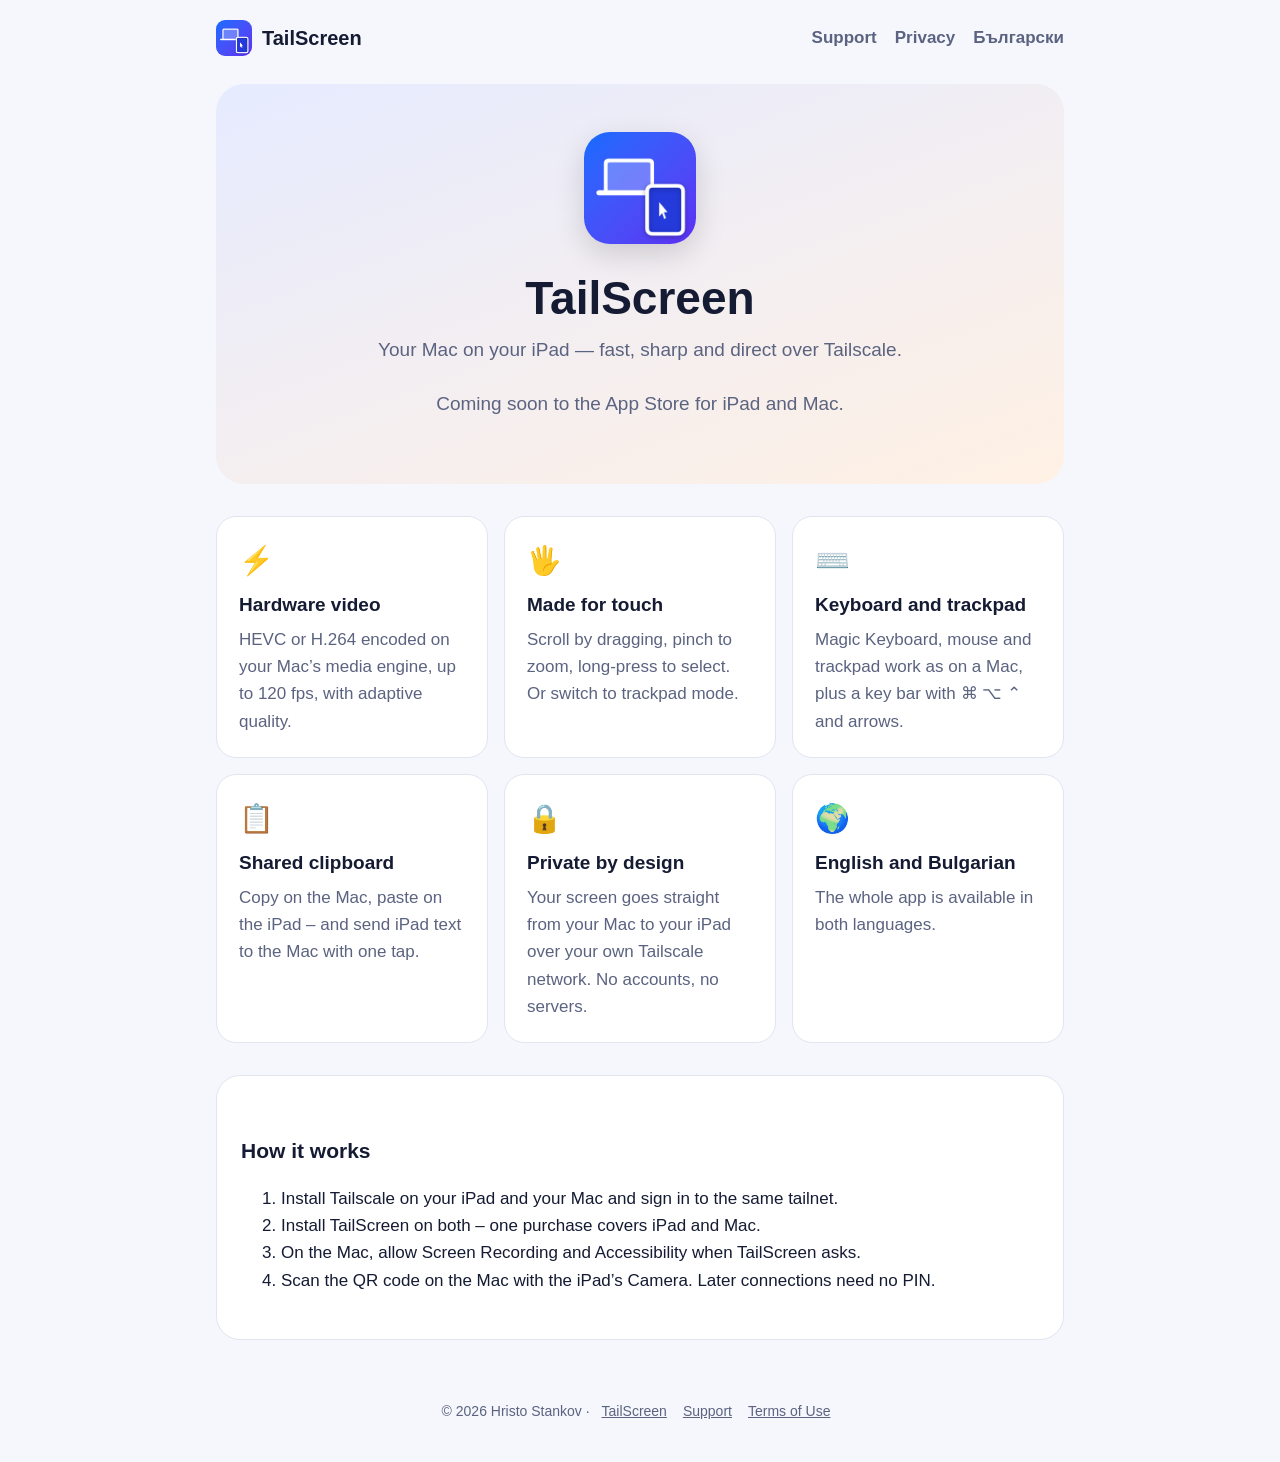
<file: index.html>
<!doctype html>
<html lang="en">
<head>
<meta charset="utf-8">
<meta name="viewport" content="width=device-width, initial-scale=1">
<title>TailScreen — your Mac on your iPad</title>
<meta name="description" content="Fast remote desktop from iPad to Mac over Tailscale: hardware HEVC video up to 120 fps, touch and trackpad control, and nothing in the cloud.">
<link rel="icon" href="./favicon.png">
<link rel="stylesheet" href="./style.css">
</head>
<body>
<div class="wrap">
  <header class="site">
    <a class="brand" href="./"><img src="./icon.png" alt="">TailScreen</a>
    <nav><a href="support.html">Support</a><a href="privacy.html">Privacy</a><a href="bg/" hreflang="bg">Български</a></nav>
  </header>

  <section class="hero">
    <img class="icon" src="./icon.png" alt="TailScreen">
    <h1>TailScreen</h1>
    <p>Your Mac on your iPad — fast, sharp and direct over Tailscale.</p>
    <p class="updated">Coming soon to the App Store for iPad and Mac.</p>
  </section>

  <div class="grid">
    <div class="card"><div class="emoji">⚡</div><h3>Hardware video</h3><p>HEVC or H.264 encoded on your Mac’s media engine, up to 120 fps, with adaptive quality.</p></div>
    <div class="card"><div class="emoji">🖐️</div><h3>Made for touch</h3><p>Scroll by dragging, pinch to zoom, long-press to select. Or switch to trackpad mode.</p></div>
    <div class="card"><div class="emoji">⌨️</div><h3>Keyboard and trackpad</h3><p>Magic Keyboard, mouse and trackpad work as on a Mac, plus a key bar with ⌘ ⌥ ⌃ and arrows.</p></div>
    <div class="card"><div class="emoji">📋</div><h3>Shared clipboard</h3><p>Copy on the Mac, paste on the iPad – and send iPad text to the Mac with one tap.</p></div>
    <div class="card"><div class="emoji">🔒</div><h3>Private by design</h3><p>Your screen goes straight from your Mac to your iPad over your own Tailscale network. No accounts, no servers.</p></div>
    <div class="card"><div class="emoji">🌍</div><h3>English and Bulgarian</h3><p>The whole app is available in both languages.</p></div>
  </div>

  <article>
    <h2>How it works</h2>
    <ol>
      <li>Install Tailscale on your iPad and your Mac and sign in to the same tailnet.</li>
      <li>Install TailScreen on both – one purchase covers iPad and Mac.</li>
      <li>On the Mac, allow Screen Recording and Accessibility when TailScreen asks.</li>
      <li>Scan the QR code on the Mac with the iPad’s Camera. Later connections need no PIN.</li>
    </ol>
  </article>

  <footer>
    © 2026 Hristo Stankov · <a href="./">TailScreen</a><a href="support.html">Support</a><a href="https://www.apple.com/legal/internet-services/itunes/dev/stdeula/">Terms of Use</a>
  </footer>
</div>
</body>
</html>
</file>
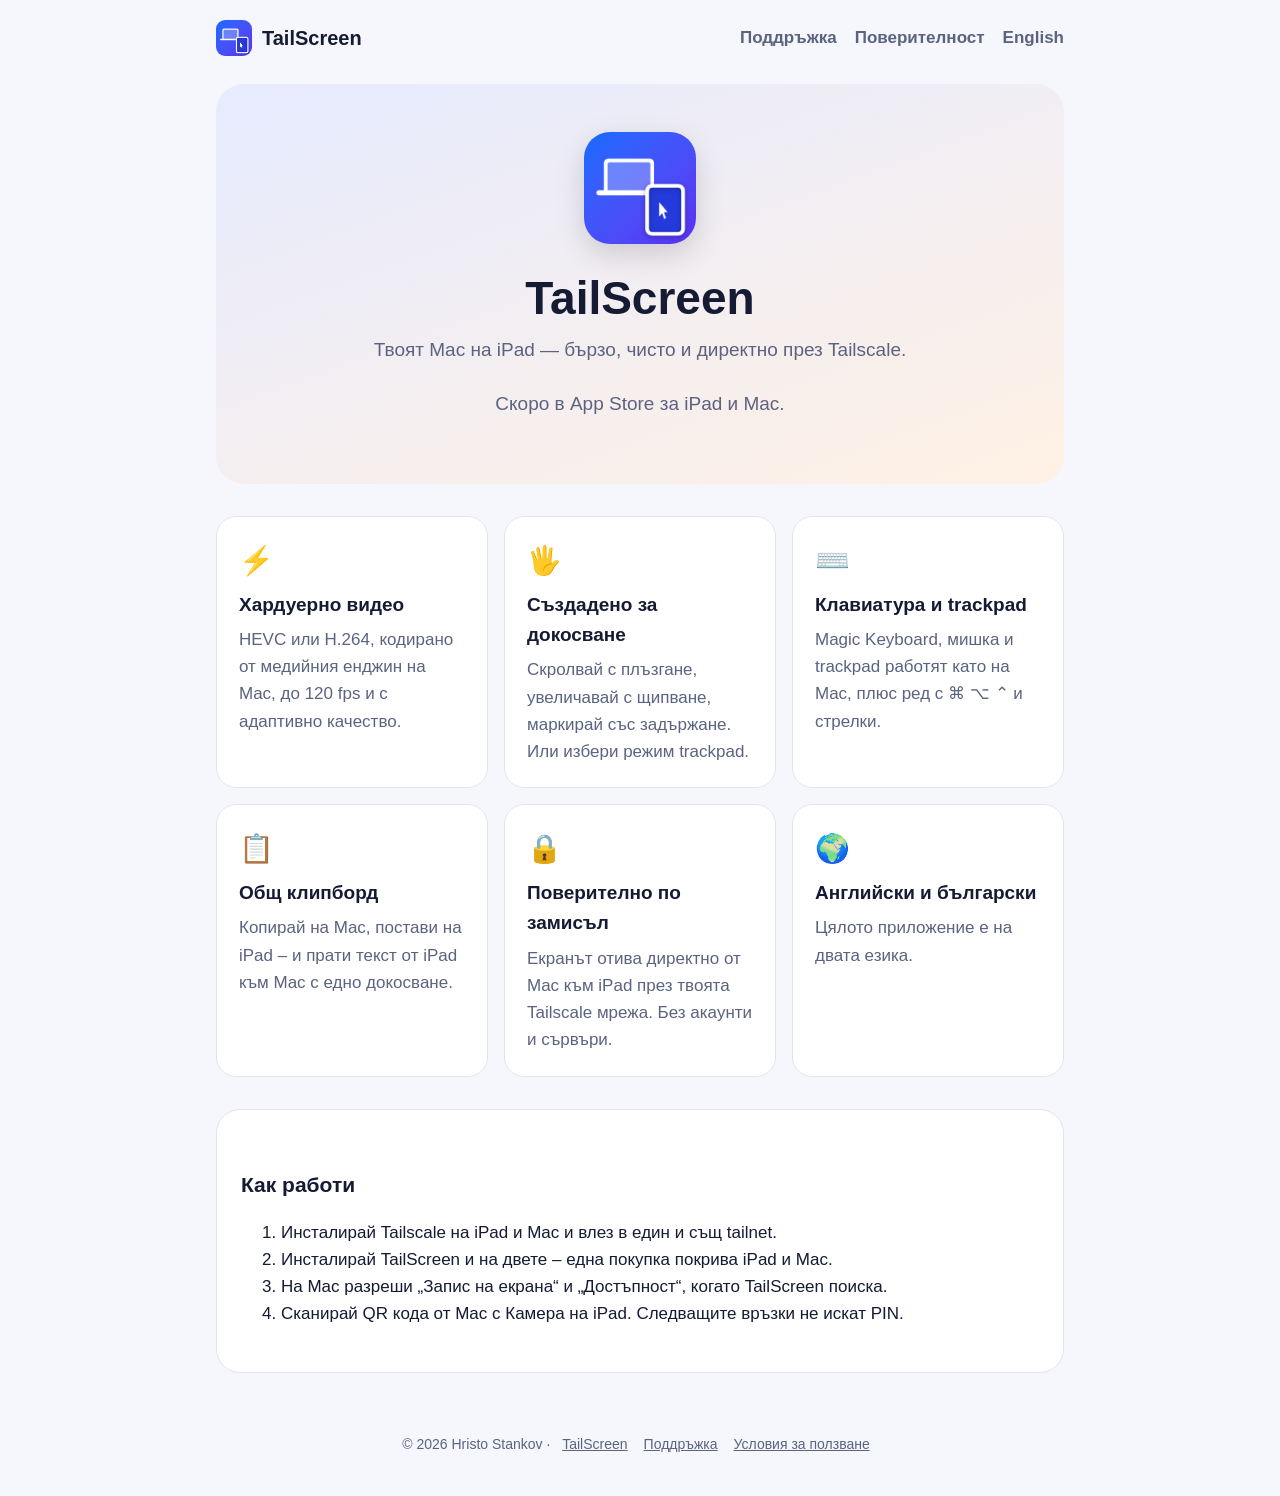
<file: bg/index.html>
<!doctype html>
<html lang="bg">
<head>
<meta charset="utf-8">
<meta name="viewport" content="width=device-width, initial-scale=1">
<title>TailScreen — твоят Mac на iPad</title>
<meta name="description" content="Бърз remote desktop от iPad към Mac през Tailscale: хардуерно HEVC видео до 120 fps, управление с докосване и trackpad, без облак.">
<link rel="icon" href="../favicon.png">
<link rel="stylesheet" href="../style.css">
</head>
<body>
<div class="wrap">
  <header class="site">
    <a class="brand" href="./"><img src="../icon.png" alt="">TailScreen</a>
    <nav><a href="support.html">Поддръжка</a><a href="privacy.html">Поверителност</a><a href="../" hreflang="en">English</a></nav>
  </header>

  <section class="hero">
    <img class="icon" src="../icon.png" alt="TailScreen">
    <h1>TailScreen</h1>
    <p>Твоят Mac на iPad — бързо, чисто и директно през Tailscale.</p>
    <p class="updated">Скоро в App Store за iPad и Mac.</p>
  </section>

  <div class="grid">
    <div class="card"><div class="emoji">⚡</div><h3>Хардуерно видео</h3><p>HEVC или H.264, кодирано от медийния енджин на Mac, до 120 fps и с адаптивно качество.</p></div>
    <div class="card"><div class="emoji">🖐️</div><h3>Създадено за докосване</h3><p>Скролвай с плъзгане, увеличавай с щипване, маркирай със задържане. Или избери режим trackpad.</p></div>
    <div class="card"><div class="emoji">⌨️</div><h3>Клавиатура и trackpad</h3><p>Magic Keyboard, мишка и trackpad работят като на Mac, плюс ред с ⌘ ⌥ ⌃ и стрелки.</p></div>
    <div class="card"><div class="emoji">📋</div><h3>Общ клипборд</h3><p>Копирай на Mac, постави на iPad – и прати текст от iPad към Mac с едно докосване.</p></div>
    <div class="card"><div class="emoji">🔒</div><h3>Поверително по замисъл</h3><p>Екранът отива директно от Mac към iPad през твоята Tailscale мрежа. Без акаунти и сървъри.</p></div>
    <div class="card"><div class="emoji">🌍</div><h3>Английски и български</h3><p>Цялото приложение е на двата езика.</p></div>
  </div>

  <article>
    <h2>Как работи</h2>
    <ol>
      <li>Инсталирай Tailscale на iPad и Mac и влез в един и същ tailnet.</li>
      <li>Инсталирай TailScreen и на двете – една покупка покрива iPad и Mac.</li>
      <li>На Mac разреши „Запис на екрана“ и „Достъпност“, когато TailScreen поиска.</li>
      <li>Сканирай QR кода от Mac с Камера на iPad. Следващите връзки не искат PIN.</li>
    </ol>
  </article>

  <footer>
    © 2026 Hristo Stankov · <a href="./">TailScreen</a><a href="support.html">Поддръжка</a><a href="https://www.apple.com/legal/internet-services/itunes/dev/stdeula/">Условия за ползване</a>
  </footer>
</div>
</body>
</html>
</file>
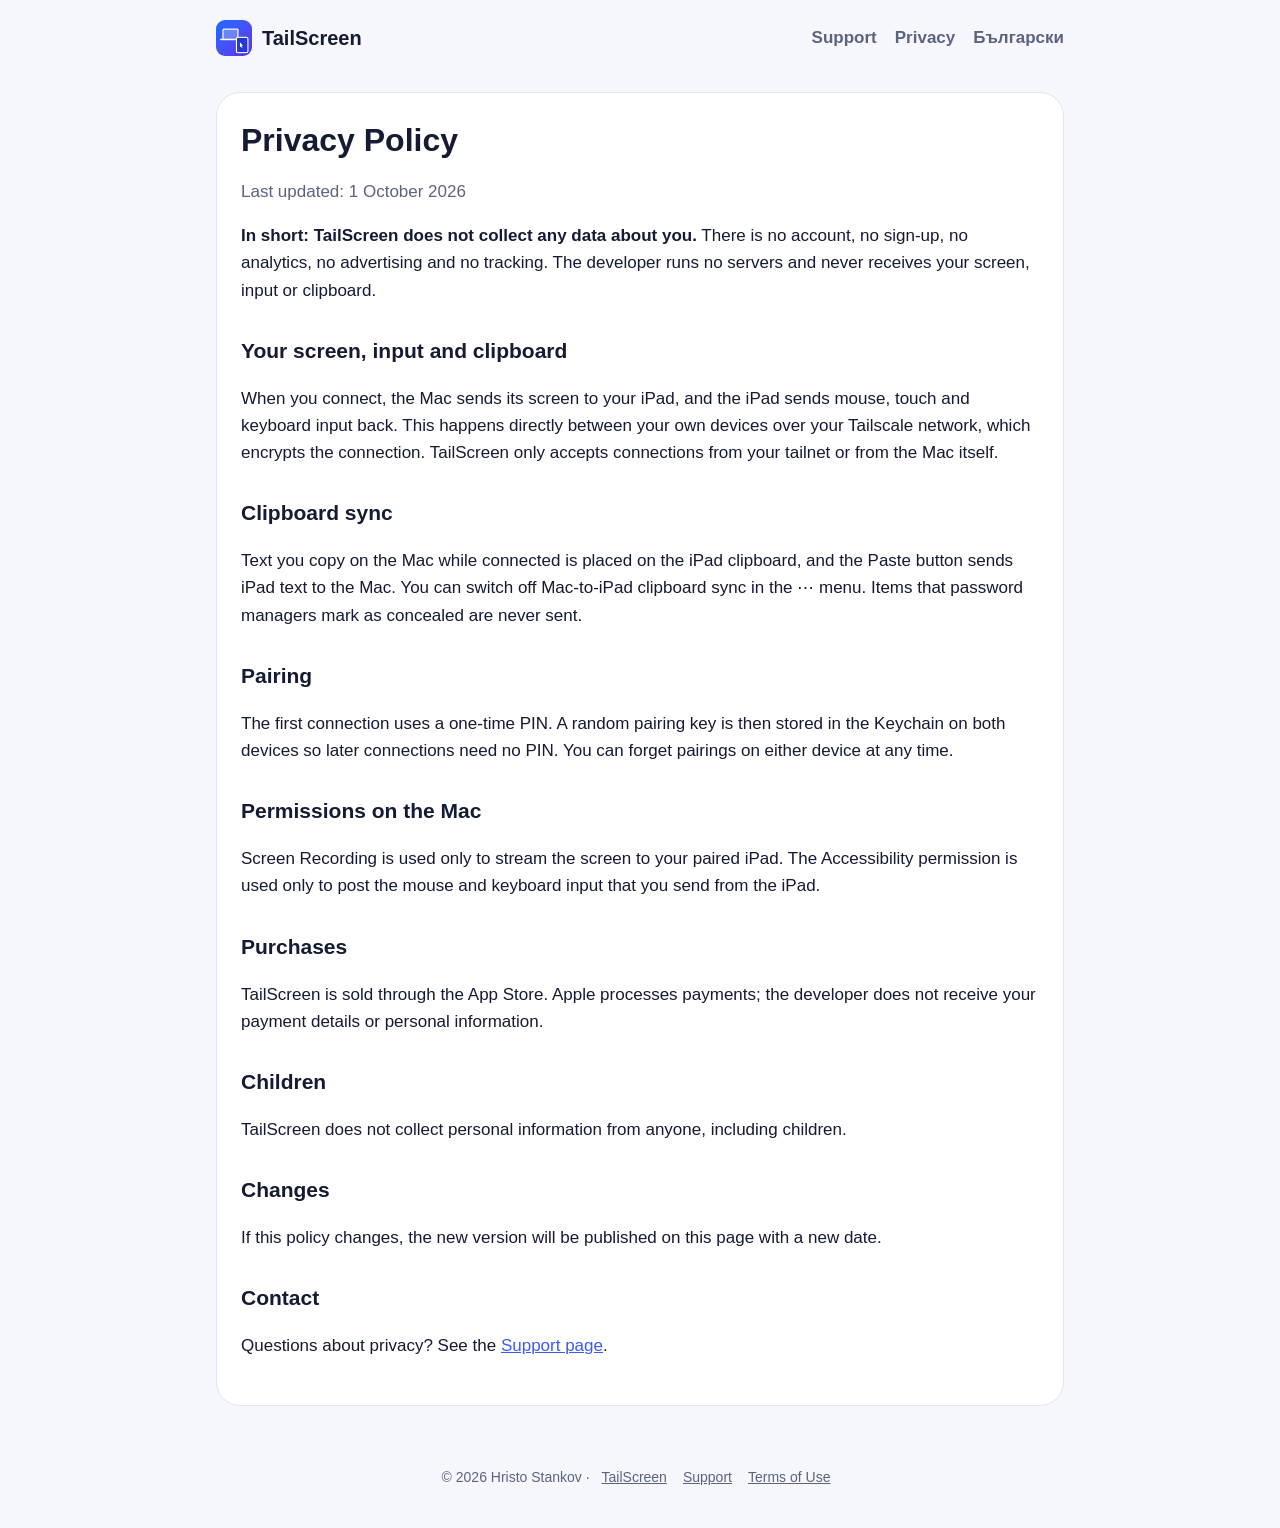
<file: privacy.html>
<!doctype html>
<html lang="en">
<head>
<meta charset="utf-8">
<meta name="viewport" content="width=device-width, initial-scale=1">
<title>TailScreen – Privacy Policy</title>
<meta name="description" content="In short: TailScreen does not collect any data about you. There is no account, no sign-up, no analytics, no advertising and no tracking. The developer runs no servers and never receives your screen, input or clipboard.">
<link rel="icon" href="./favicon.png">
<link rel="stylesheet" href="./style.css">
</head>
<body>
<div class="wrap">
  <header class="site">
    <a class="brand" href="./"><img src="./icon.png" alt="">TailScreen</a>
    <nav><a href="support.html">Support</a><a href="privacy.html">Privacy</a><a href="bg/" hreflang="bg">Български</a></nav>
  </header>

  <article>
    <h1>Privacy Policy</h1>
    <p class="updated">Last updated: 1 October 2026</p>
    <p><strong>In short: TailScreen does not collect any data about you.</strong> There is no account, no sign-up, no analytics, no advertising and no tracking. The developer runs no servers and never receives your screen, input or clipboard.</p>
    <h2>Your screen, input and clipboard</h2>
    <p>When you connect, the Mac sends its screen to your iPad, and the iPad sends mouse, touch and keyboard input back. This happens directly between your own devices over your Tailscale network, which encrypts the connection. TailScreen only accepts connections from your tailnet or from the Mac itself.</p>
    <h2>Clipboard sync</h2>
    <p>Text you copy on the Mac while connected is placed on the iPad clipboard, and the Paste button sends iPad text to the Mac. You can switch off Mac-to-iPad clipboard sync in the ⋯ menu. Items that password managers mark as concealed are never sent.</p>
    <h2>Pairing</h2>
    <p>The first connection uses a one-time PIN. A random pairing key is then stored in the Keychain on both devices so later connections need no PIN. You can forget pairings on either device at any time.</p>
    <h2>Permissions on the Mac</h2>
    <p>Screen Recording is used only to stream the screen to your paired iPad. The Accessibility permission is used only to post the mouse and keyboard input that you send from the iPad.</p>
    <h2>Purchases</h2>
    <p>TailScreen is sold through the App Store. Apple processes payments; the developer does not receive your payment details or personal information.</p>
    <h2>Children</h2>
    <p>TailScreen does not collect personal information from anyone, including children.</p>
    <h2>Changes</h2>
    <p>If this policy changes, the new version will be published on this page with a new date.</p>
    <h2>Contact</h2>
    <p>Questions about privacy? See the <a href="support.html">Support page</a>.</p>
  </article>

  <footer>
    © 2026 Hristo Stankov · <a href="./">TailScreen</a><a href="support.html">Support</a><a href="https://www.apple.com/legal/internet-services/itunes/dev/stdeula/">Terms of Use</a>
  </footer>
</div>
</body>
</html>
</file>
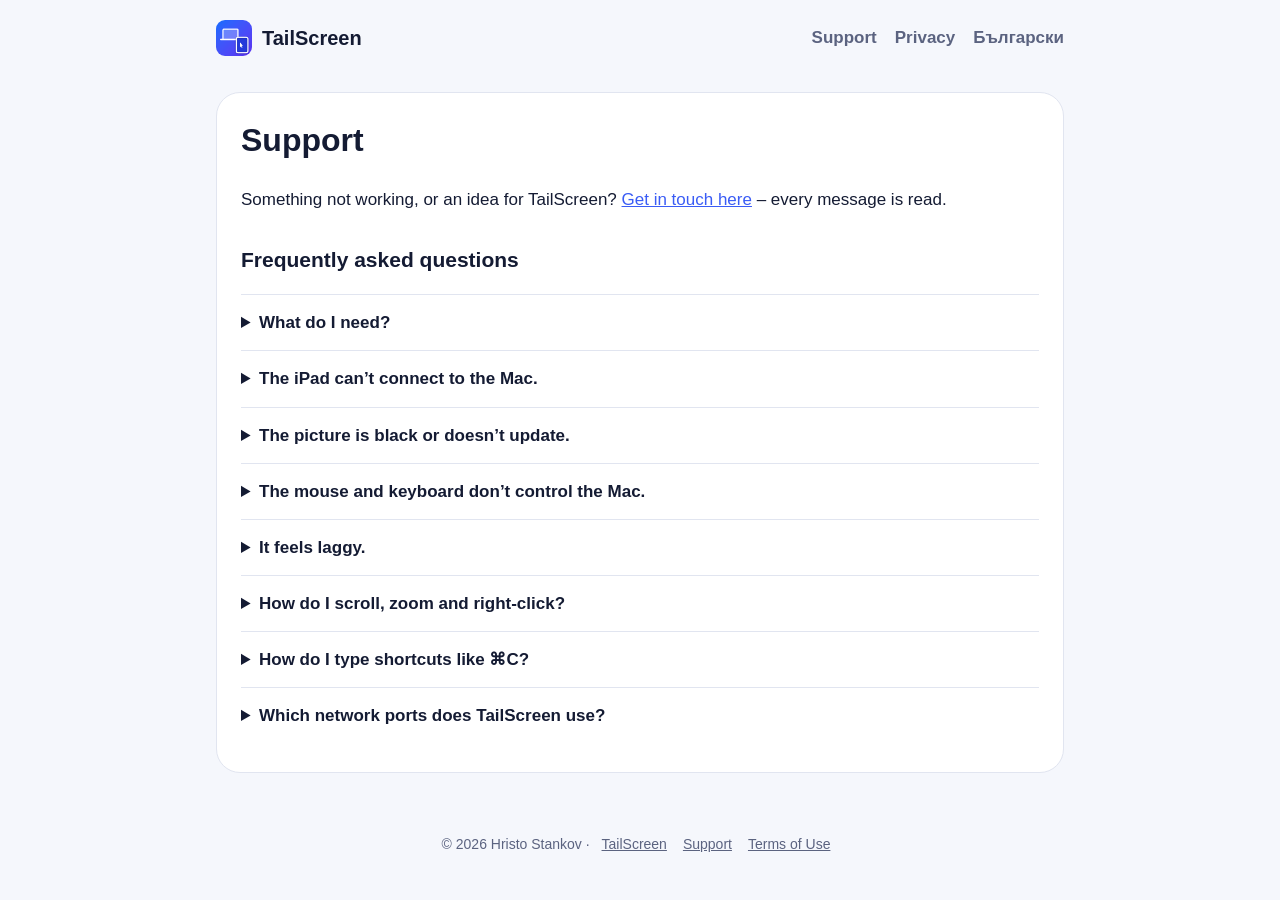
<file: support.html>
<!doctype html>
<html lang="en">
<head>
<meta charset="utf-8">
<meta name="viewport" content="width=device-width, initial-scale=1">
<title>TailScreen – Support</title>
<meta name="description" content="Support">
<link rel="icon" href="./favicon.png">
<link rel="stylesheet" href="./style.css">
</head>
<body>
<div class="wrap">
  <header class="site">
    <a class="brand" href="./"><img src="./icon.png" alt="">TailScreen</a>
    <nav><a href="support.html">Support</a><a href="privacy.html">Privacy</a><a href="bg/" hreflang="bg">Български</a></nav>
  </header>

  <article>
    <h1>Support</h1>
    <p>Something not working, or an idea for TailScreen? <a href="https://github.com/stank0v/tailscreen/issues/new">Get in touch here</a> – every message is read.</p>
    <h2>Frequently asked questions</h2>
    <details>
      <summary>What do I need?</summary>
      <p>An iPad with iPadOS 18 or later, a Mac with macOS 14 or later, TailScreen on both, and Tailscale signed in to the same tailnet on both devices.</p>
    </details>
    <details>
      <summary>The iPad can’t connect to the Mac.</summary>
      <p>Make sure TailScreen is open on the Mac and shows “Ready to connect”, and that Tailscale is connected on both devices. Use the Mac’s MagicDNS name or its 100.x address. If you changed Macs or reset the app, tap “Forget” on the iPad and pair again with the PIN.</p>
    </details>
    <details>
      <summary>The picture is black or doesn’t update.</summary>
      <p>Allow Screen Recording for TailScreen in System Settings › Privacy &amp; Security on the Mac, then quit and reopen TailScreen.</p>
    </details>
    <details>
      <summary>The mouse and keyboard don’t control the Mac.</summary>
      <p>Allow TailScreen under System Settings › Privacy &amp; Security › Accessibility on the Mac.</p>
    </details>
    <details>
      <summary>It feels laggy.</summary>
      <p>For the lowest delay, Tailscale should show a direct connection (not a relay). On weak Wi-Fi choose the Fast quality profile; on a strong network try 120 Hz.</p>
    </details>
    <details>
      <summary>How do I scroll, zoom and right-click?</summary>
      <p>Drag with one or two fingers to scroll, pinch to zoom, tap with two fingers for a right click and with three for a middle click. Long-press and drag to select or move windows. Trackpad mode (hand button) moves the cursor like a laptop trackpad.</p>
    </details>
    <details>
      <summary>How do I type shortcuts like ⌘C?</summary>
      <p>Open the keyboard from the toolbar and use the key bar above it: tap ⌘ once for the next key, or double-tap to keep it pressed. A hardware keyboard works directly.</p>
    </details>
    <details>
      <summary>Which network ports does TailScreen use?</summary>
      <p>TCP 51337 and UDP 51338 on the Mac, only inside your tailnet. Never forward them on a public router.</p>
    </details>
  </article>

  <footer>
    © 2026 Hristo Stankov · <a href="./">TailScreen</a><a href="support.html">Support</a><a href="https://www.apple.com/legal/internet-services/itunes/dev/stdeula/">Terms of Use</a>
  </footer>
</div>
</body>
</html>
</file>
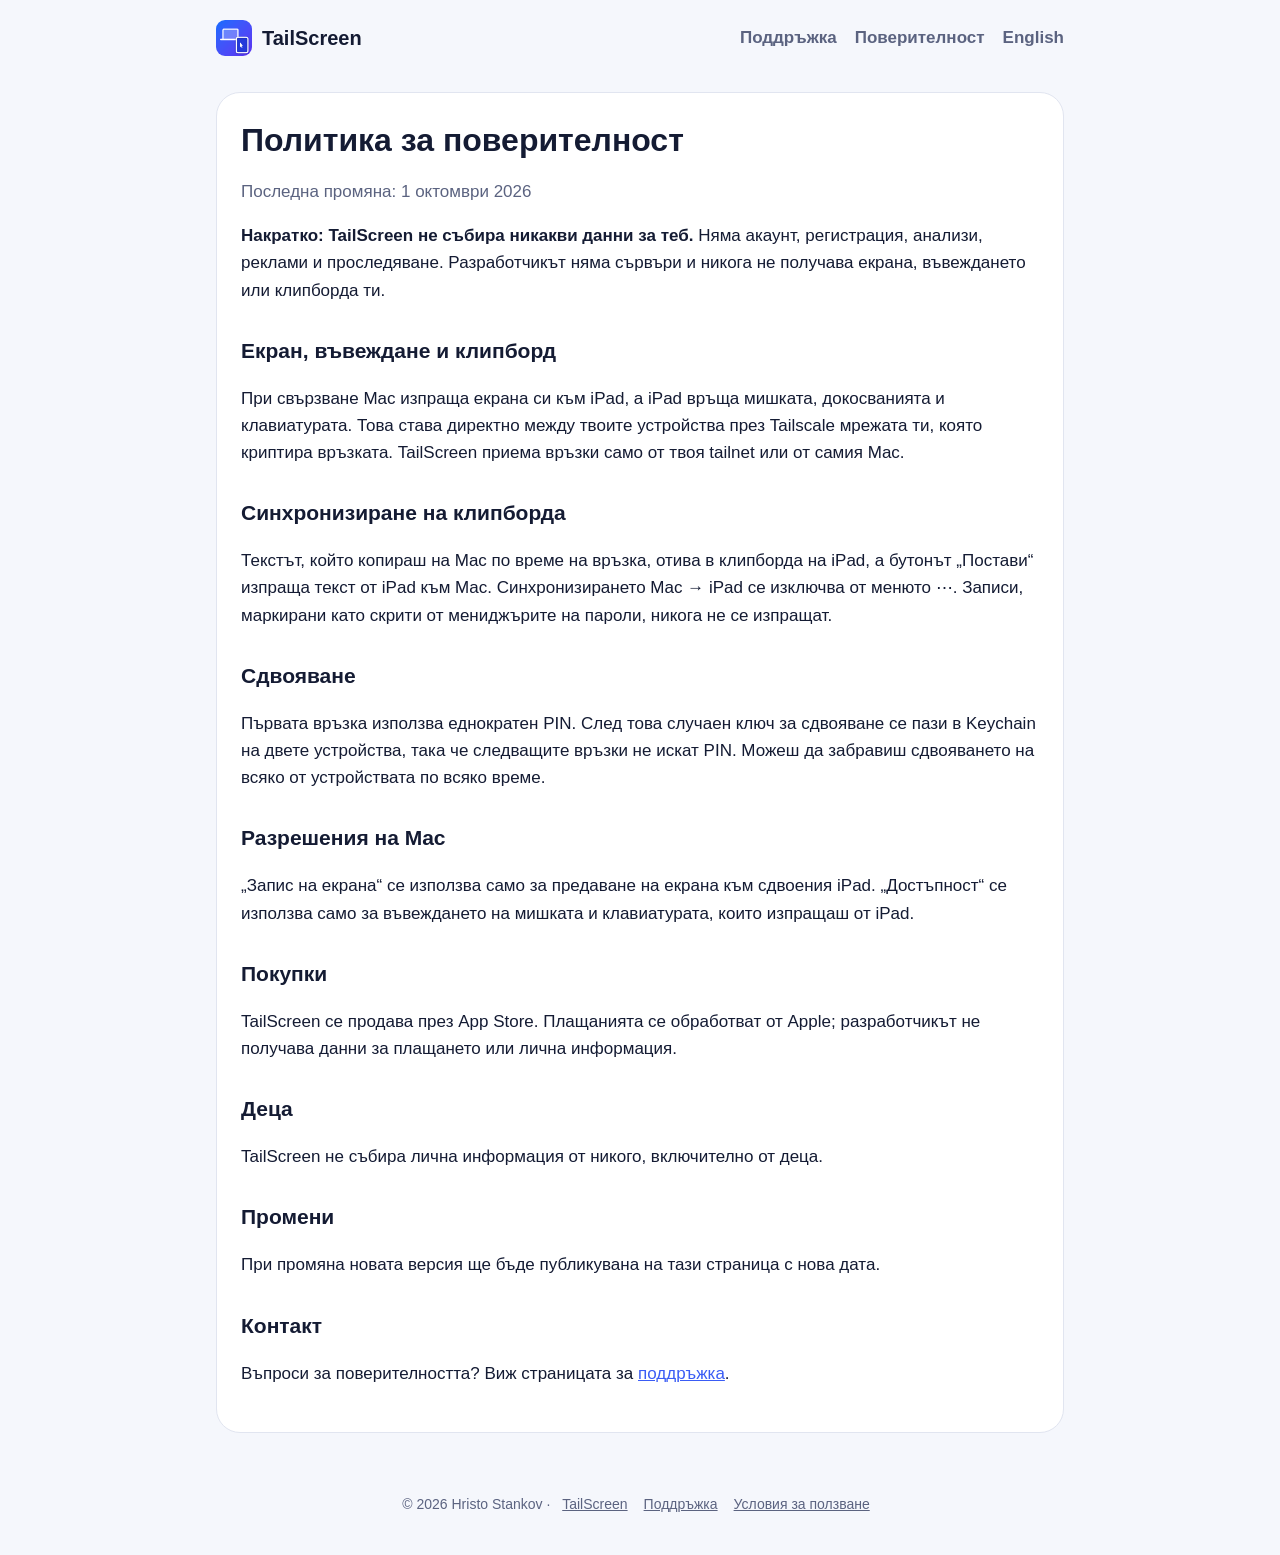
<file: bg/privacy.html>
<!doctype html>
<html lang="bg">
<head>
<meta charset="utf-8">
<meta name="viewport" content="width=device-width, initial-scale=1">
<title>TailScreen – Политика за поверителност</title>
<meta name="description" content="Накратко: TailScreen не събира никакви данни за теб. Няма акаунт, регистрация, анализи, реклами и проследяване. Разработчикът няма сървъри и никога не получава екрана, въвеждането или клипборда ти.">
<link rel="icon" href="../favicon.png">
<link rel="stylesheet" href="../style.css">
</head>
<body>
<div class="wrap">
  <header class="site">
    <a class="brand" href="./"><img src="../icon.png" alt="">TailScreen</a>
    <nav><a href="support.html">Поддръжка</a><a href="privacy.html">Поверителност</a><a href="../" hreflang="en">English</a></nav>
  </header>

  <article>
    <h1>Политика за поверителност</h1>
    <p class="updated">Последна промяна: 1 октомври 2026</p>
    <p><strong>Накратко: TailScreen не събира никакви данни за теб.</strong> Няма акаунт, регистрация, анализи, реклами и проследяване. Разработчикът няма сървъри и никога не получава екрана, въвеждането или клипборда ти.</p>
    <h2>Екран, въвеждане и клипборд</h2>
    <p>При свързване Mac изпраща екрана си към iPad, а iPad връща мишката, докосванията и клавиатурата. Това става директно между твоите устройства през Tailscale мрежата ти, която криптира връзката. TailScreen приема връзки само от твоя tailnet или от самия Mac.</p>
    <h2>Синхронизиране на клипборда</h2>
    <p>Текстът, който копираш на Mac по време на връзка, отива в клипборда на iPad, а бутонът „Постави“ изпраща текст от iPad към Mac. Синхронизирането Mac → iPad се изключва от менюто ⋯. Записи, маркирани като скрити от мениджърите на пароли, никога не се изпращат.</p>
    <h2>Сдвояване</h2>
    <p>Първата връзка използва еднократен PIN. След това случаен ключ за сдвояване се пази в Keychain на двете устройства, така че следващите връзки не искат PIN. Можеш да забравиш сдвояването на всяко от устройствата по всяко време.</p>
    <h2>Разрешения на Mac</h2>
    <p>„Запис на екрана“ се използва само за предаване на екрана към сдвоения iPad. „Достъпност“ се използва само за въвеждането на мишката и клавиатурата, които изпращаш от iPad.</p>
    <h2>Покупки</h2>
    <p>TailScreen се продава през App Store. Плащанията се обработват от Apple; разработчикът не получава данни за плащането или лична информация.</p>
    <h2>Деца</h2>
    <p>TailScreen не събира лична информация от никого, включително от деца.</p>
    <h2>Промени</h2>
    <p>При промяна новата версия ще бъде публикувана на тази страница с нова дата.</p>
    <h2>Контакт</h2>
    <p>Въпроси за поверителността? Виж страницата за <a href="support.html">поддръжка</a>.</p>
  </article>

  <footer>
    © 2026 Hristo Stankov · <a href="./">TailScreen</a><a href="support.html">Поддръжка</a><a href="https://www.apple.com/legal/internet-services/itunes/dev/stdeula/">Условия за ползване</a>
  </footer>
</div>
</body>
</html>
</file>
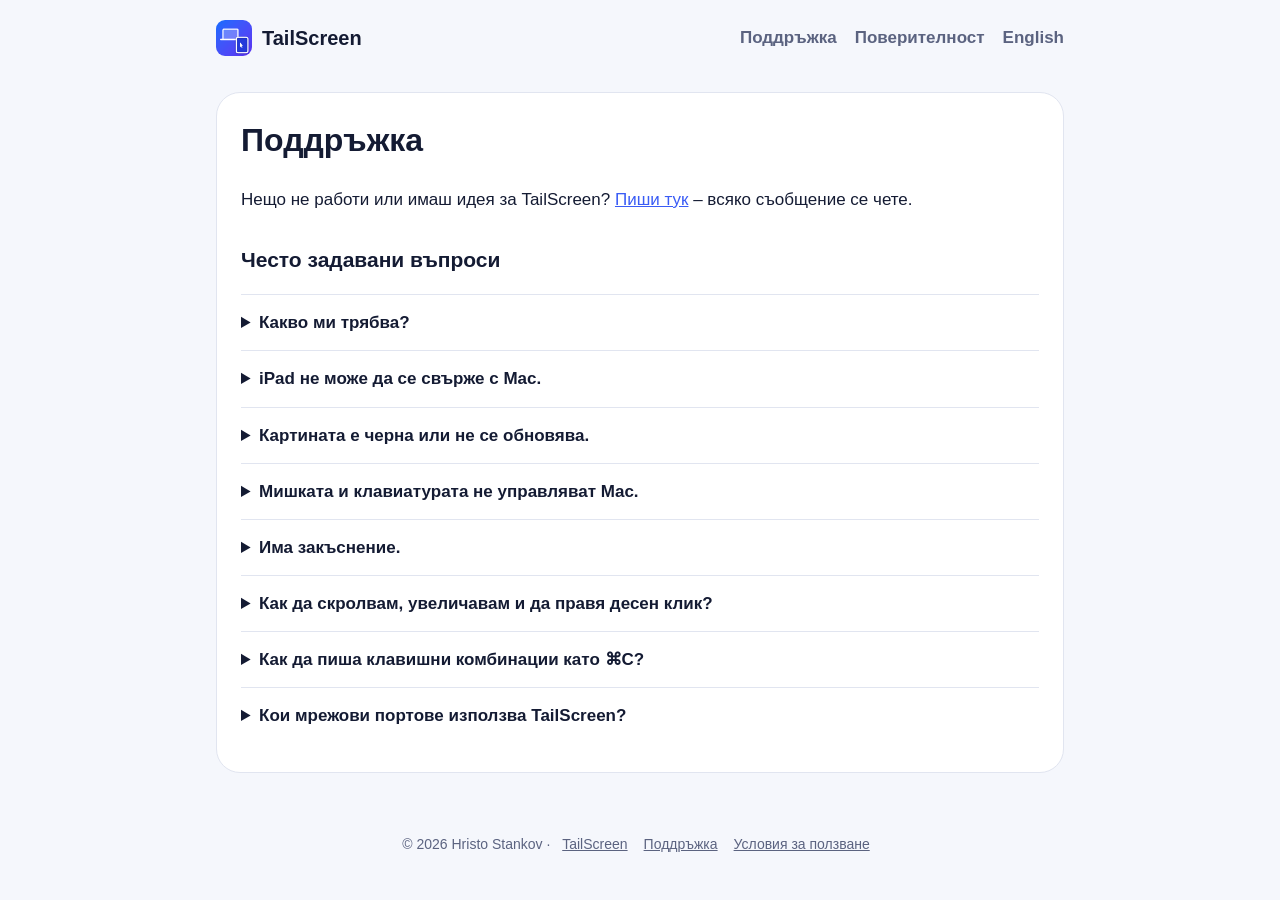
<file: bg/support.html>
<!doctype html>
<html lang="bg">
<head>
<meta charset="utf-8">
<meta name="viewport" content="width=device-width, initial-scale=1">
<title>TailScreen – Поддръжка</title>
<meta name="description" content="Поддръжка">
<link rel="icon" href="../favicon.png">
<link rel="stylesheet" href="../style.css">
</head>
<body>
<div class="wrap">
  <header class="site">
    <a class="brand" href="./"><img src="../icon.png" alt="">TailScreen</a>
    <nav><a href="support.html">Поддръжка</a><a href="privacy.html">Поверителност</a><a href="../" hreflang="en">English</a></nav>
  </header>

  <article>
    <h1>Поддръжка</h1>
    <p>Нещо не работи или имаш идея за TailScreen? <a href="https://github.com/stank0v/tailscreen/issues/new">Пиши тук</a> – всяко съобщение се чете.</p>
    <h2>Често задавани въпроси</h2>
    <details>
      <summary>Какво ми трябва?</summary>
      <p>iPad с iPadOS 18 или по-нов, Mac с macOS 14 или по-нов, TailScreen и на двете и Tailscale, влязъл в един и същ tailnet на двете устройства.</p>
    </details>
    <details>
      <summary>iPad не може да се свърже с Mac.</summary>
      <p>Провери, че TailScreen е отворен на Mac и показва „Готов за връзка“ и че Tailscale е свързан и на двете устройства. Използвай MagicDNS името на Mac или 100.x адреса му. Ако си сменил Mac или нулирал приложението, натисни „Забрави“ на iPad и се сдвои отново с PIN.</p>
    </details>
    <details>
      <summary>Картината е черна или не се обновява.</summary>
      <p>Разреши „Запис на екрана“ за TailScreen в System Settings › Privacy &amp; Security на Mac, после затвори и отвори TailScreen.</p>
    </details>
    <details>
      <summary>Мишката и клавиатурата не управляват Mac.</summary>
      <p>Разреши TailScreen в System Settings › Privacy &amp; Security › Accessibility на Mac.</p>
    </details>
    <details>
      <summary>Има закъснение.</summary>
      <p>За най-ниско закъснение Tailscale трябва да показва директна връзка (не relay). При слаб Wi-Fi избери профил „Бърза“, при силна мрежа пробвай „120 Hz“.</p>
    </details>
    <details>
      <summary>Как да скролвам, увеличавам и да правя десен клик?</summary>
      <p>Плъзгай с един или два пръста за скрол, щипни за увеличение, докосни с два пръста за десен клик и с три за среден. Задръж и плъзни, за да маркираш или местиш прозорци. Режимът trackpad (бутонът с ръката) мести курсора като на лаптоп.</p>
    </details>
    <details>
      <summary>Как да пиша клавишни комбинации като ⌘C?</summary>
      <p>Отвори клавиатурата от лентата и използвай реда с клавиши над нея: едно докосване на ⌘ важи за следващия клавиш, две го задържат. Хардуерна клавиатура работи директно.</p>
    </details>
    <details>
      <summary>Кои мрежови портове използва TailScreen?</summary>
      <p>TCP 51337 и UDP 51338 на Mac, само в твоя tailnet. Никога не ги пренасочвай през публичния рутер.</p>
    </details>
  </article>

  <footer>
    © 2026 Hristo Stankov · <a href="./">TailScreen</a><a href="support.html">Поддръжка</a><a href="https://www.apple.com/legal/internet-services/itunes/dev/stdeula/">Условия за ползване</a>
  </footer>
</div>
</body>
</html>
</file>
<file: style.css>
:root {
  --bg: #f5f7fc;
  --card: #ffffff;
  --ink: #141b33;
  --muted: #5b6380;
  --accent: #3a5cf5;
  --accent-soft: #e6ebff;
  --warm: #fff1e4;
  --line: #e1e5f0;
}
@media (prefers-color-scheme: dark) {
  :root {
    --bg: #0c1020;
    --card: #151b30;
    --ink: #e8ebf7;
    --muted: #9aa2c0;
    --accent: #7f97ff;
    --accent-soft: #1c2448;
    --warm: #2a2118;
    --line: #252d4a;
  }
}
* { box-sizing: border-box; }
body {
  margin: 0;
  background: var(--bg);
  color: var(--ink);
  font: 17px/1.6 ui-rounded, "SF Pro Rounded", -apple-system, BlinkMacSystemFont, "Segoe UI", Roboto, sans-serif;
  -webkit-font-smoothing: antialiased;
}
a { color: var(--accent); }
.wrap { max-width: 880px; margin: 0 auto; padding: 0 16px; }
header.site {
  display: flex; align-items: center; justify-content: space-between;
  padding: 20px 0;
}
header.site a.brand { display: flex; align-items: center; gap: 10px; color: var(--ink); text-decoration: none; font-weight: 700; font-size: 20px; }
header.site img { width: 36px; height: 36px; border-radius: 9px; }
header.site nav a { margin-left: 18px; color: var(--muted); text-decoration: none; font-weight: 600; }
header.site nav a:hover { color: var(--accent); }
.hero {
  text-align: center; padding: 48px 20px 40px;
  background: linear-gradient(160deg, var(--accent-soft), var(--warm));
  border-radius: 28px; margin-top: 8px;
}
.hero img.icon { width: 112px; height: 112px; border-radius: 26px; box-shadow: 0 10px 30px rgba(0,0,0,.15); }
.hero h1 { font-size: clamp(30px, 6vw, 46px); line-height: 1.15; margin: 20px 0 10px; }
.hero p { color: var(--muted); font-size: 19px; max-width: 560px; margin: 0 auto 24px; }
.button {
  display: inline-block; background: var(--accent); color: #fff; text-decoration: none;
  padding: 13px 26px; border-radius: 999px; font-weight: 700;
}
.shots { display: flex; gap: 16px; justify-content: center; margin: 36px 0; flex-wrap: wrap; }
.shots img { width: min(260px, 30%); min-width: 200px; border-radius: 24px; box-shadow: 0 12px 30px rgba(0,0,0,.12); }
.grid { display: grid; grid-template-columns: repeat(auto-fit, minmax(240px, 1fr)); gap: 16px; margin: 32px 0; }
.card { background: var(--card); border: 1px solid var(--line); border-radius: 20px; padding: 22px; }
.card h3 { margin: 6px 0 6px; font-size: 19px; }
.card p { margin: 0; color: var(--muted); }
.card .emoji { font-size: 28px; }
article { background: var(--card); border: 1px solid var(--line); border-radius: 24px; padding: 28px 24px; margin: 16px 0 32px; }
article h1 { margin-top: 0; font-size: 32px; line-height: 1.2; }
article h2 { font-size: 21px; margin-top: 30px; }
article .updated { color: var(--muted); margin-top: -8px; }
details { border-top: 1px solid var(--line); padding: 14px 0; }
details summary { cursor: pointer; font-weight: 700; }
details p { color: var(--muted); margin: 10px 0 0; }
footer { color: var(--muted); font-size: 14px; text-align: center; padding: 28px 0 40px; }
footer a { color: var(--muted); margin: 0 8px; }
@media (max-width: 520px) {
  header.site nav a { margin-left: 12px; font-size: 15px; }
  .shots img { width: 44%; min-width: 0; }
  .shots img:nth-child(3) { display: none; }
}
</file>
